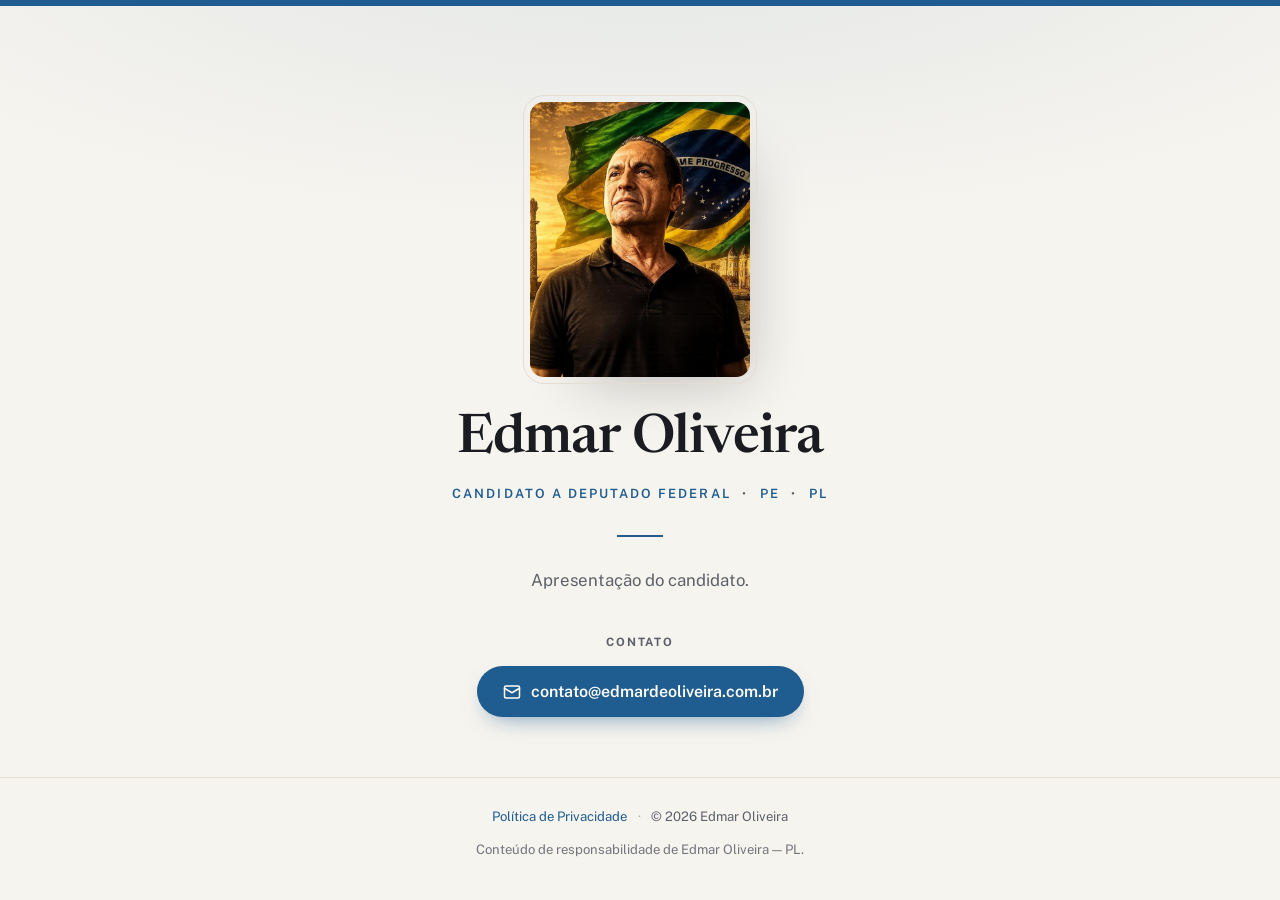
<file: index.html>
<!DOCTYPE html>
<html lang="pt-BR">
<head>
  <meta charset="UTF-8">
  <meta name="viewport" content="width=device-width, initial-scale=1.0">

  <!-- ============ EDITAR POR CANDIDATO ============ -->
  <title>Edmar Oliveira</title>
  <meta name="description" content="Página oficial de Edmar Oliveira.">
  <meta property="og:title" content="Edmar Oliveira">
  <meta property="og:description" content="Página oficial de Edmar Oliveira.">
  <meta property="og:type" content="website">
  <meta property="og:image" content="foto.webp">
  <!-- ============================================== -->

  <link rel="icon" href="favicon.svg">
  <link rel="preconnect" href="https://fonts.googleapis.com">
  <link rel="preconnect" href="https://fonts.gstatic.com" crossorigin>
  <link href="https://fonts.googleapis.com/css2?family=Newsreader:opsz,wght@6..72,500;6..72,560&family=Public+Sans:wght@400;600;700&display=swap" rel="stylesheet">
  <link rel="stylesheet" href="style.css">
</head>
<body>
  <div class="topbar"></div>

  <main class="wrap">
    <!-- FOTO: troque foto.webp pela imagem do candidato (comprima no Kompres → WebP) -->
    <img class="photo reveal d1" src="avatar.jpg" alt="Retrato de Edmar Oliveira">

    <!-- NOME -->
    <h1 class="name reveal d2">Edmar Oliveira</h1>

    <!-- CARGO • CIDADE/UF • PARTIDO (edite conforme o candidato) -->
    <p class="role reveal d2">
      Candidato a Deputado Federal <span class="dot">•</span> PE <span class="dot">•</span> PL
    </p>

    <hr class="rule reveal d3">

    <!-- INFORMAÇÕES BÁSICAS -->
    <p class="about reveal d3">
      Apresentação do candidato.
    </p>

    <!-- CONTATO -->
    <section class="contact reveal d4">
      <span class="contact-label">Contato</span>
      <!-- E-MAIL: troque o endereço nos dois lugares -->
      <a class="btn" href="mailto:contato@dominio.com.br">
        <svg viewBox="0 0 24 24" fill="none" stroke="currentColor" stroke-width="2" stroke-linecap="round" stroke-linejoin="round"><rect x="2" y="4" width="20" height="16" rx="2"/><path d="m22 7-10 6L2 7"/></svg>
        contato@edmardeoliveira.com.br
      </a>
    </section>
  </main>

  <footer class="foot reveal d5">
    <a href="privacidade.html">Política de Privacidade</a>
    <span class="sep">·</span>
    <span>© <span id="ano"></span> Edmar Oliveira</span>

    <!-- OBRIGATÓRIO NA PROPAGANDA ELEITORAL: confirme o texto/dados com o jurídico da campanha.
         Ex.: identificação do contratante e nº de CNPJ, quando aplicável. -->
    <span class="legal">Conteúdo de responsabilidade de Edmar Oliveira — PL.</span>
  </footer>

  <script>document.getElementById('ano').textContent = new Date().getFullYear();</script>
</body>
</html>
</file>
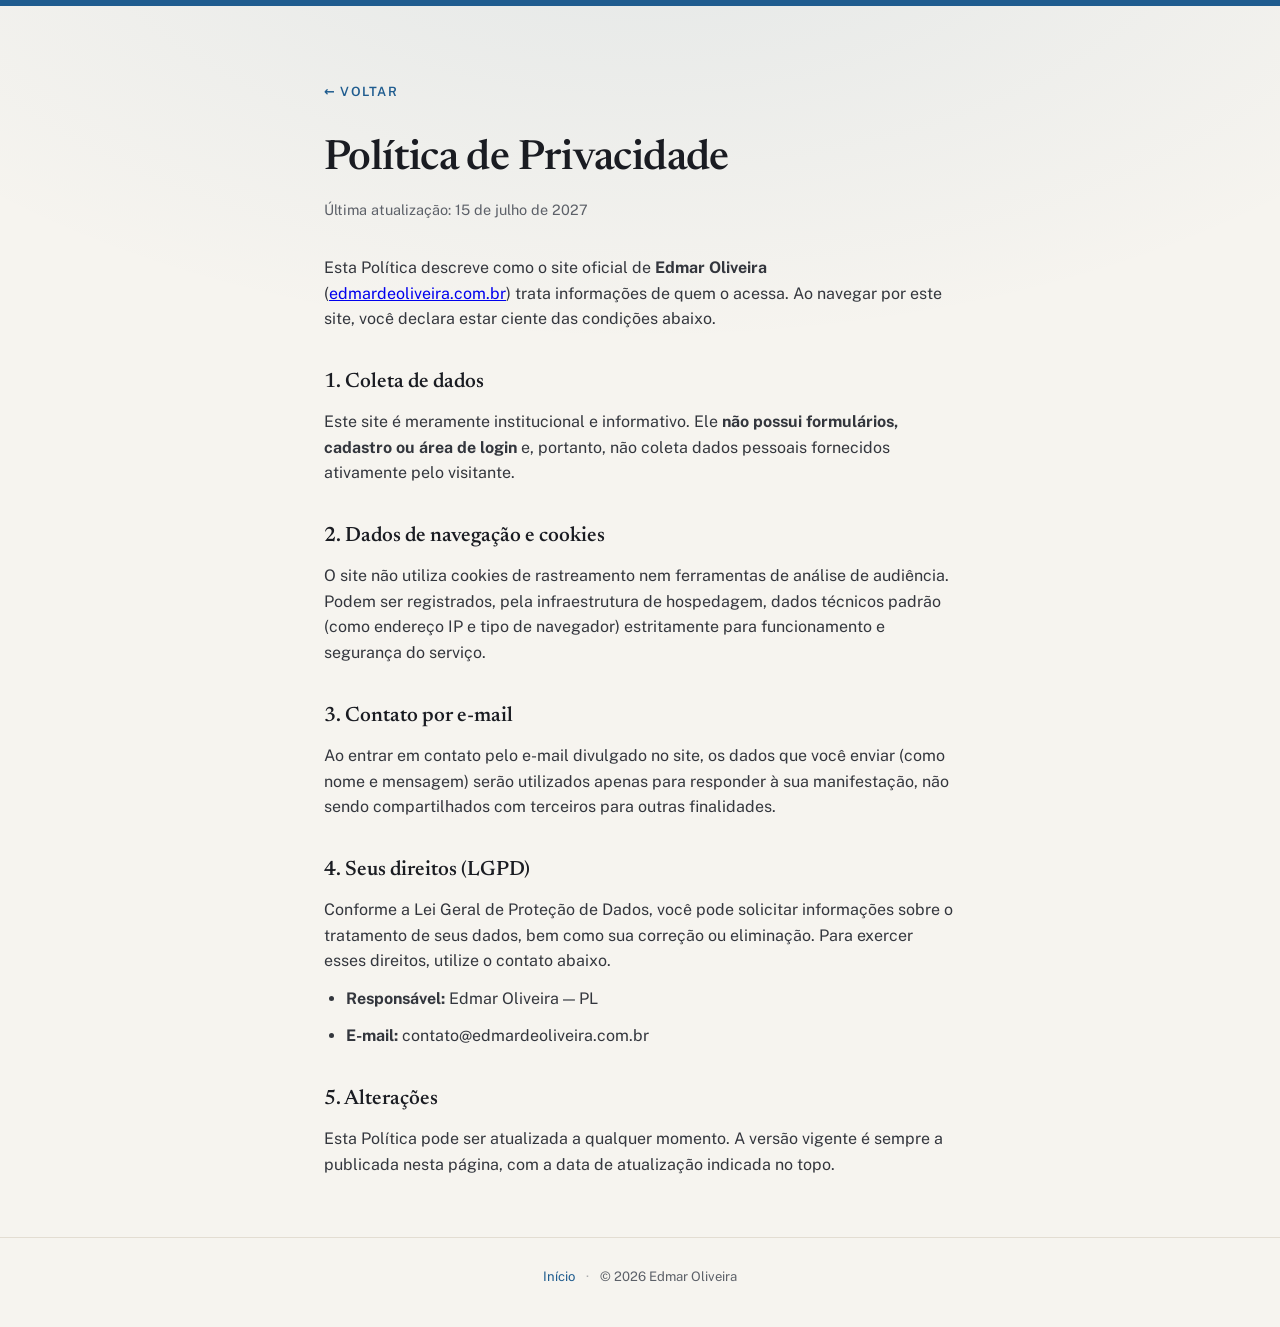
<file: privacidade.html>
<!DOCTYPE html>
<html lang="pt-BR">
<head>
  <meta charset="UTF-8">
  <meta name="viewport" content="width=device-width, initial-scale=1.0">
  <title>Política de Privacidade — Edmar Oliveira</title>
  <meta name="robots" content="index, follow">
  <link rel="icon" href="favicon.ico">
  <link rel="preconnect" href="https://fonts.googleapis.com">
  <link rel="preconnect" href="https://fonts.gstatic.com" crossorigin>
  <link href="https://fonts.googleapis.com/css2?family=Newsreader:opsz,wght@6..72,500;6..72,560&family=Public+Sans:wght@400;600;700&display=swap" rel="stylesheet">
  <link rel="stylesheet" href="style.css">
</head>
<body>
  <div class="topbar"></div>

  <article class="doc">
    <a class="back" href="index.html">← Voltar</a>
    <h1>Política de Privacidade</h1>
    <!-- Atualize a data sempre que mudar o conteúdo -->
    <p class="updated">Última atualização: 15 de julho de 2027</p>

    <!-- <div class="note">
      Modelo-base para revisão. Recomendo que a campanha valide este texto com o
      responsável jurídico, especialmente por se tratar de contexto eleitoral e
      de aplicação da LGPD (Lei nº 13.709/2018).
    </div> -->

    <p>
      Esta Política descreve como o site oficial de <strong>Edmar Oliveira</strong>
      (<a href="/">edmardeoliveira.com.br</a>) trata informações de quem o acessa. Ao navegar por este site, você
      declara estar ciente das condições abaixo.
    </p>

    <h2>1. Coleta de dados</h2>
    <p>
      Este site é meramente institucional e informativo. Ele <strong>não possui
      formulários, cadastro ou área de login</strong> e, portanto, não coleta
      dados pessoais fornecidos ativamente pelo visitante.
    </p>

    <h2>2. Dados de navegação e cookies</h2>
    <p>
      O site não utiliza cookies de rastreamento nem ferramentas de análise de
      audiência. Podem ser registrados, pela infraestrutura de hospedagem, dados
      técnicos padrão (como endereço IP e tipo de navegador) estritamente para
      funcionamento e segurança do serviço.
    </p>
    <!-- <div class="note">
      Se, no futuro, você adicionar Google Analytics, pixel ou qualquer formulário
      de contato, atualize esta seção para descrever o que passa a ser coletado.
    </div> -->

    <h2>3. Contato por e-mail</h2>
    <p>
      Ao entrar em contato pelo e-mail divulgado no site, os dados que você enviar
      (como nome e mensagem) serão utilizados apenas para responder à sua
      manifestação, não sendo compartilhados com terceiros para outras finalidades.
    </p>

    <h2>4. Seus direitos (LGPD)</h2>
    <p>
      Conforme a Lei Geral de Proteção de Dados, você pode solicitar informações
      sobre o tratamento de seus dados, bem como sua correção ou eliminação. Para
      exercer esses direitos, utilize o contato abaixo.
    </p>
    <ul>
      <li><strong>Responsável:</strong> Edmar Oliveira — PL</li>
      <li><strong>E-mail:</strong> contato@edmardeoliveira.com.br</li>
    </ul>

    <h2>5. Alterações</h2>
    <p>
      Esta Política pode ser atualizada a qualquer momento. A versão vigente é
      sempre a publicada nesta página, com a data de atualização indicada no topo.
    </p>
  </article>

  <footer class="foot">
    <a href="index.html">Início</a>
    <span class="sep">·</span>
    <span>© <span id="ano"></span> Edmar Oliveira</span>
  </footer>

  <script>document.getElementById('ano').textContent = new Date().getFullYear();</script>
</body>
</html>
</file>
<file: style.css>
/* ============================================================
   SITE INSTITUCIONAL — CANDIDATO
   Template white-label. Para personalizar por candidato,
   mude apenas a variável --accent abaixo e o conteúdo do HTML.

   Sugestões de --accent por candidato:
     Azul institucional  #1f5c8f
     Verde               #1f7a54
     Vinho               #8f1f3a
     Laranja terroso     #b5541f
     Grafite             #34383f
   ============================================================ */

:root {
  --accent: #1f5c8f;          /* <-- ÚNICA COR A TROCAR POR CANDIDATO */

  --paper: #f6f4ef;
  --paper-2: #fffdf9;
  --ink: #1a1c22;
  --muted: #5c6068;
  --line: #e3ddd2;
  --shadow: 24px 32px 60px -30px rgba(26, 28, 34, .28);

  --font-display: "Newsreader", Georgia, serif;
  --font-body: "Public Sans", system-ui, sans-serif;

  --maxw: 620px;
}

* { box-sizing: border-box; margin: 0; padding: 0; }

html { scroll-behavior: smooth; }

body {
  font-family: var(--font-body);
  color: var(--ink);
  background: var(--paper);
  line-height: 1.6;
  -webkit-font-smoothing: antialiased;
  text-rendering: optimizeLegibility;
  min-height: 100vh;
  min-height: 100dvh;
  display: flex;
  flex-direction: column;
  /* atmosfera: leve halo do accent no topo, não chapado */
  background-image:
    radial-gradient(120% 60% at 50% -10%,
      color-mix(in srgb, var(--accent) 9%, transparent) 0%,
      transparent 60%);
  background-repeat: no-repeat;
}

/* barra institucional no topo */
.topbar {
  height: 6px;
  width: 100%;
  background: var(--accent);
}

/* ---------- layout ---------- */
.wrap {
  flex: 1;
  width: 100%;
  max-width: var(--maxw);
  margin: 0 auto;
  padding: clamp(48px, 9vw, 96px) 24px 40px;
  display: flex;
  flex-direction: column;
  align-items: center;
  text-align: center;
}

/* ---------- hero ---------- */
.photo {
  width: clamp(160px, 42vw, 220px);
  aspect-ratio: 4 / 5;
  object-fit: cover;
  border-radius: 14px;
  background: var(--paper-2);
  box-shadow: var(--shadow);
  outline: 1px solid var(--line);
  outline-offset: 6px;
}

.name {
  font-family: var(--font-display);
  font-optical-sizing: auto;
  font-weight: 560;
  font-size: clamp(2.4rem, 8vw, 3.4rem);
  line-height: 1.05;
  letter-spacing: -0.015em;
  margin-top: 34px;
}

.role {
  font-size: .8rem;
  font-weight: 600;
  letter-spacing: .16em;
  text-transform: uppercase;
  color: var(--accent);
  margin-top: 16px;
}

.role .dot { color: var(--muted); margin: 0 .5em; font-weight: 400; }

/* filete decorativo */
.rule {
  width: 46px;
  height: 2px;
  background: var(--accent);
  margin: 30px 0;
  border: 0;
  opacity: .8;
}

.about {
  color: var(--muted);
  font-size: 1.05rem;
  max-width: 46ch;
}

/* ---------- contato ---------- */
.contact {
  margin-top: 40px;
  display: flex;
  flex-direction: column;
  align-items: center;
  gap: 14px;
}

.contact-label {
  font-size: .72rem;
  font-weight: 700;
  letter-spacing: .16em;
  text-transform: uppercase;
  color: var(--muted);
}

.btn {
  display: inline-flex;
  align-items: center;
  gap: 10px;
  font-family: var(--font-body);
  font-size: 1rem;
  font-weight: 600;
  color: var(--paper-2);
  background: var(--accent);
  padding: 13px 26px;
  border-radius: 999px;
  max-width: 100%;
  justify-content: center;
  text-align: center;
  overflow-wrap: anywhere;
  text-decoration: none;
  transition: transform .25s ease, box-shadow .25s ease, filter .25s ease;
  box-shadow: 0 10px 24px -12px color-mix(in srgb, var(--accent) 70%, transparent);
}
.btn:hover { transform: translateY(-2px); filter: brightness(1.06); }
.btn:active { transform: translateY(0); }
.btn svg { width: 18px; height: 18px; }

/* ---------- footer ---------- */
.foot {
  border-top: 1px solid var(--line);
  padding: 28px 24px 40px;
  text-align: center;
  font-size: .82rem;
  color: var(--muted);
}
.foot a { color: var(--accent); text-decoration: none; }
.foot a:hover { text-decoration: underline; }
.foot .sep { margin: 0 .6em; opacity: .5; }
.foot .legal { display: block; margin-top: 12px; opacity: .85; }

/* ---------- página de política ---------- */
.doc {
  flex: 1;
  width: 100%;
  max-width: 680px;
  margin: 0 auto;
  padding: clamp(40px, 7vw, 72px) 24px 48px;
}
.doc a.back {
  font-size: .8rem;
  font-weight: 600;
  letter-spacing: .1em;
  text-transform: uppercase;
  color: var(--accent);
  text-decoration: none;
}
.doc a.back:hover { text-decoration: underline; }
.doc h1 {
  font-family: var(--font-display);
  font-weight: 560;
  font-size: clamp(2rem, 6vw, 2.6rem);
  letter-spacing: -0.015em;
  margin: 22px 0 6px;
}
.doc .updated { color: var(--muted); font-size: .9rem; margin-bottom: 34px; }
.doc h2 {
  font-family: var(--font-display);
  font-weight: 560;
  font-size: 1.3rem;
  margin: 34px 0 10px;
}
.doc p, .doc li { color: #33363d; margin-bottom: 12px; }
.doc ul { padding-left: 22px; }
.doc .note {
  background: color-mix(in srgb, var(--accent) 7%, var(--paper-2));
  border-left: 3px solid var(--accent);
  padding: 14px 18px;
  border-radius: 4px;
  font-size: .92rem;
  color: var(--muted);
  margin: 24px 0;
}

/* ---------- ajustes telas muito estreitas ---------- */
@media (max-width: 380px) {
  .role { letter-spacing: .1em; }
  .role .dot { margin: 0 .35em; }
  .btn { padding: 12px 20px; font-size: .95rem; }
}

/* ---------- animação de entrada ---------- */
@media (prefers-reduced-motion: no-preference) {
  .reveal { opacity: 0; transform: translateY(14px); animation: rise .7s cubic-bezier(.2,.7,.2,1) forwards; }
  .d1 { animation-delay: .05s; }
  .d2 { animation-delay: .16s; }
  .d3 { animation-delay: .27s; }
  .d4 { animation-delay: .38s; }
  .d5 { animation-delay: .49s; }
  @keyframes rise { to { opacity: 1; transform: none; } }
}
</file>
